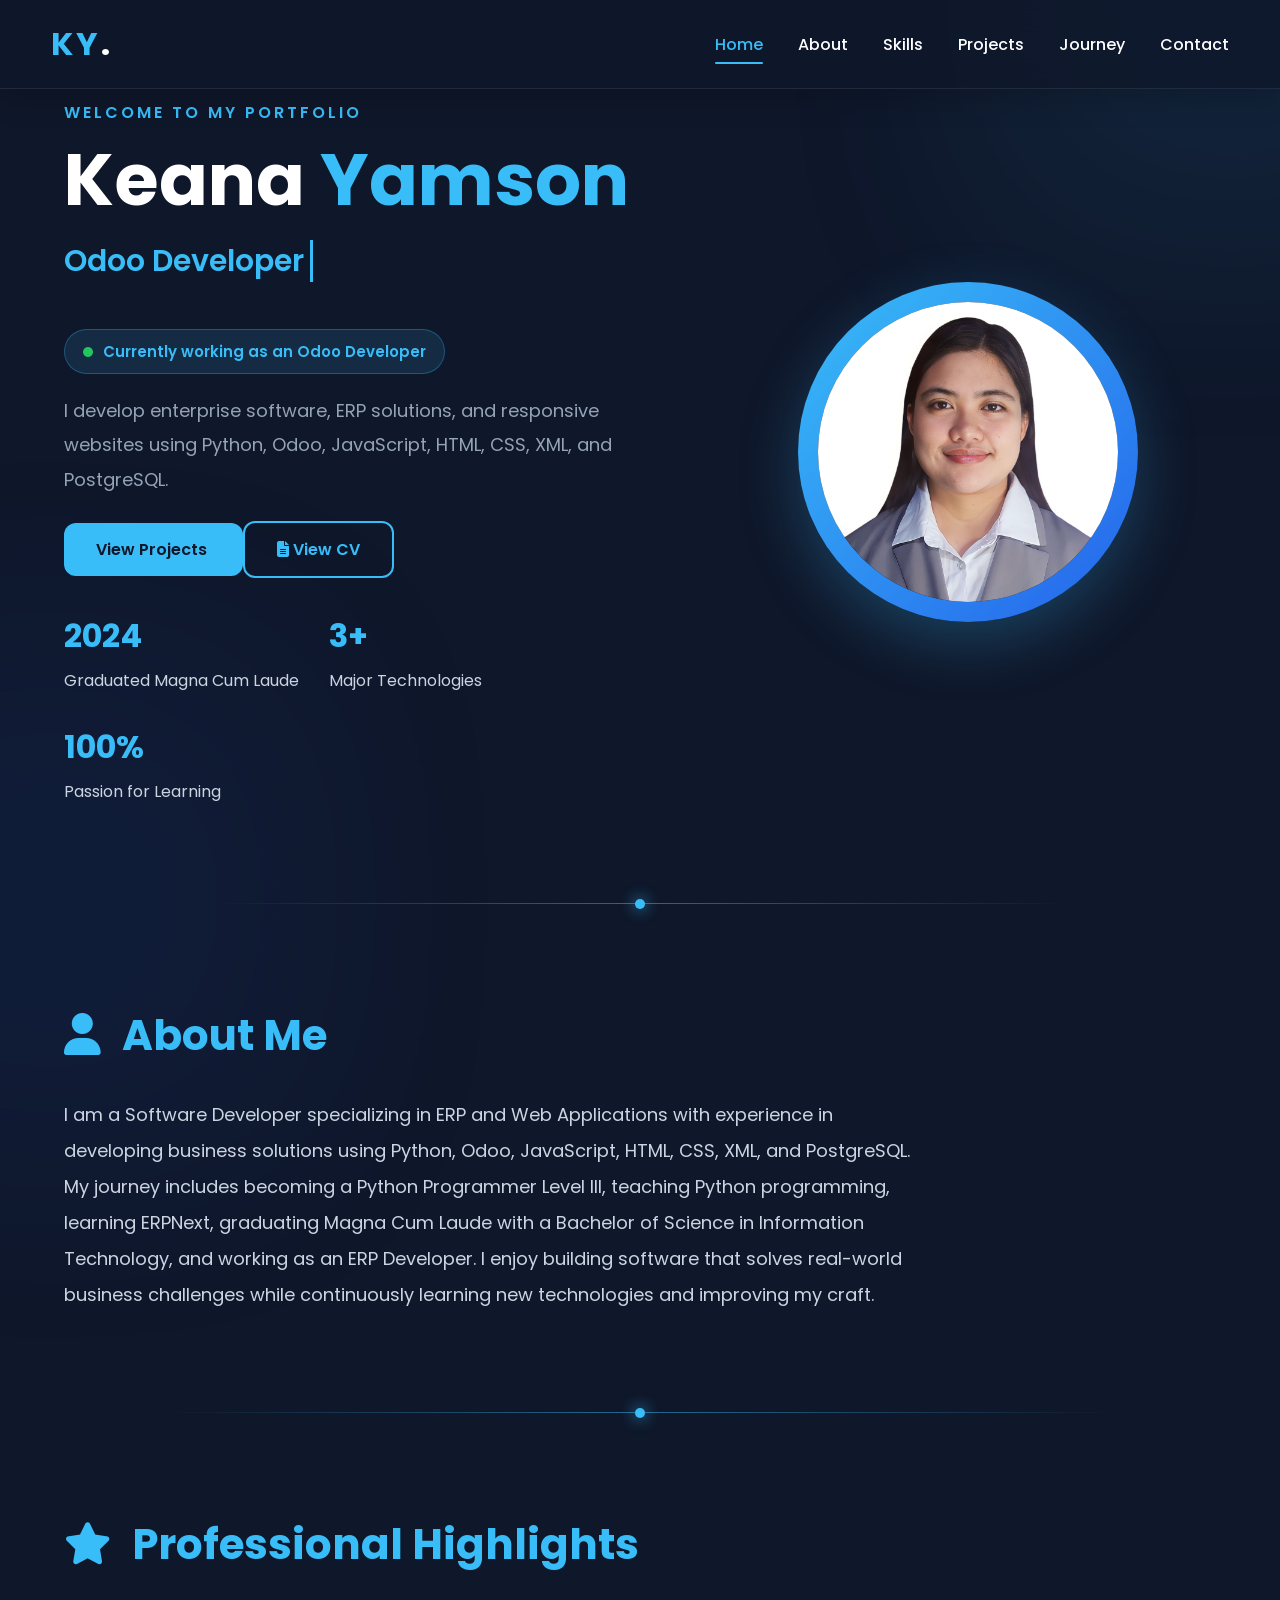
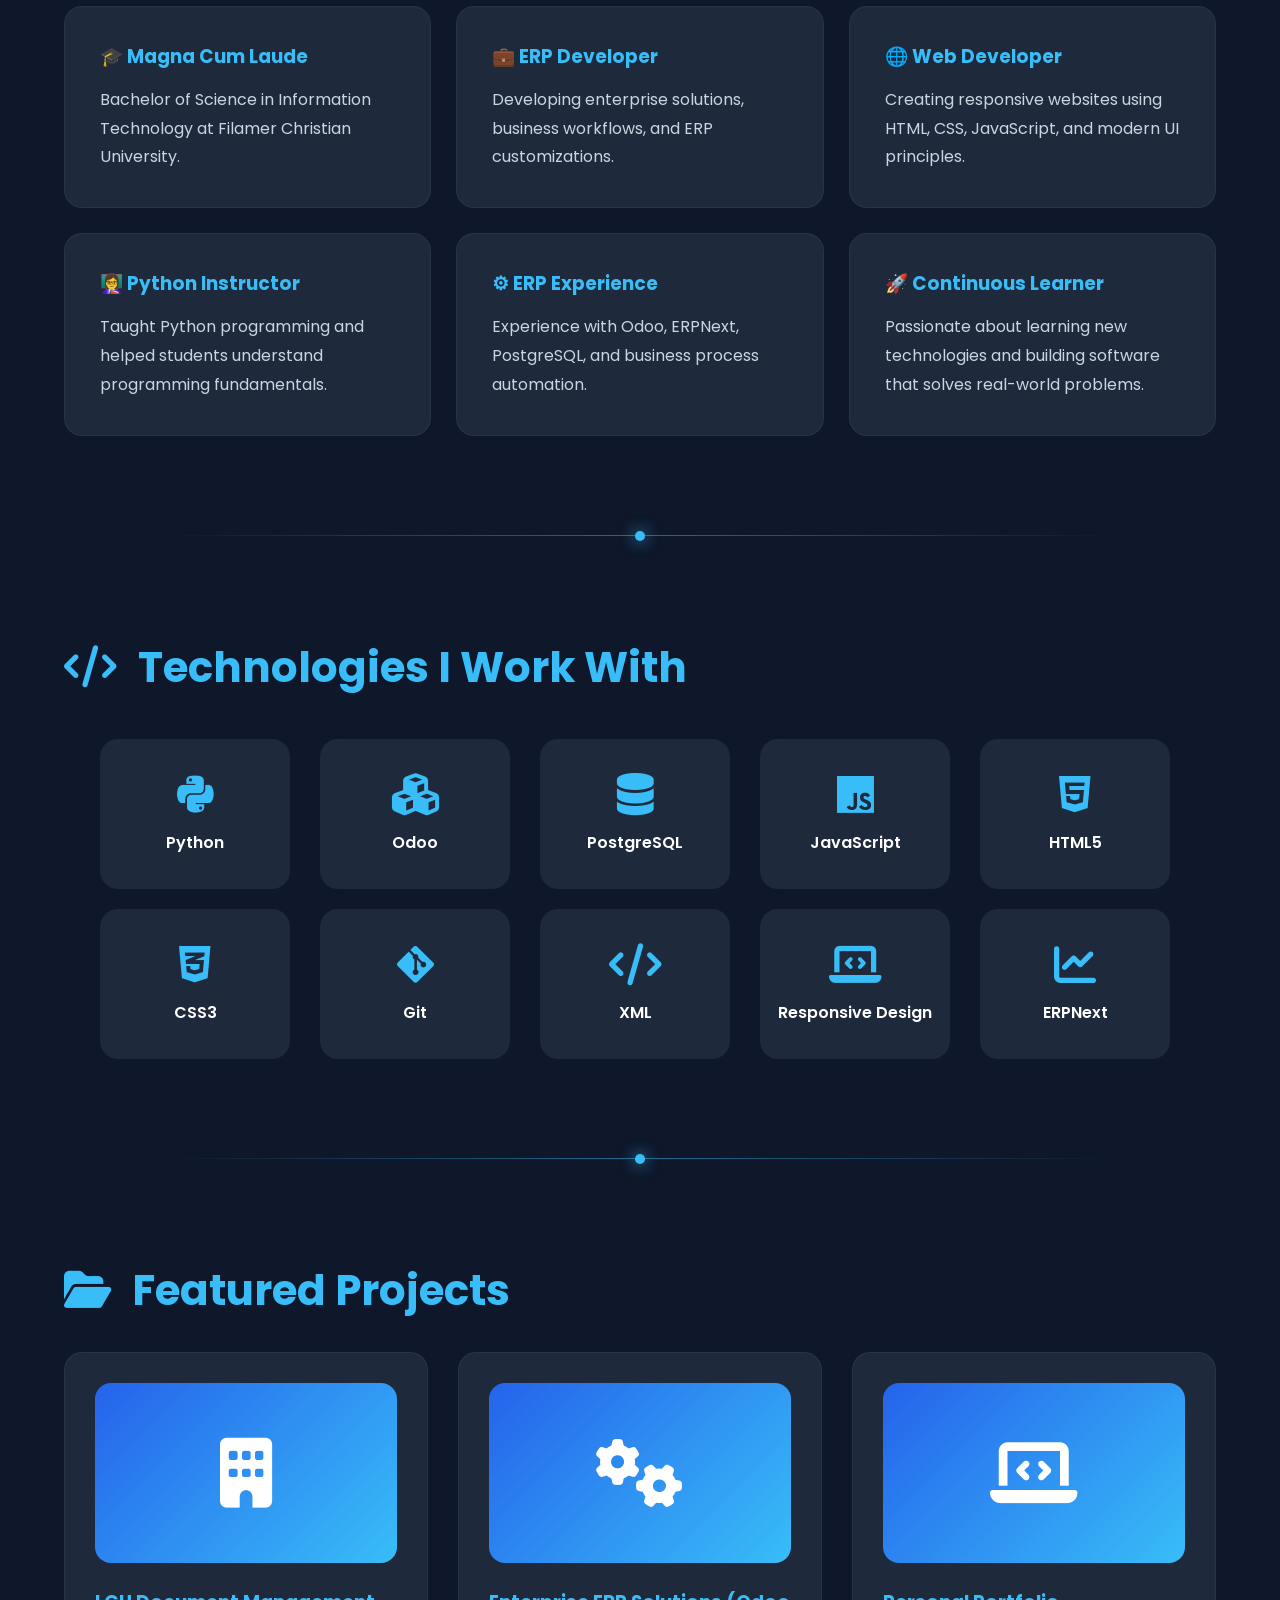
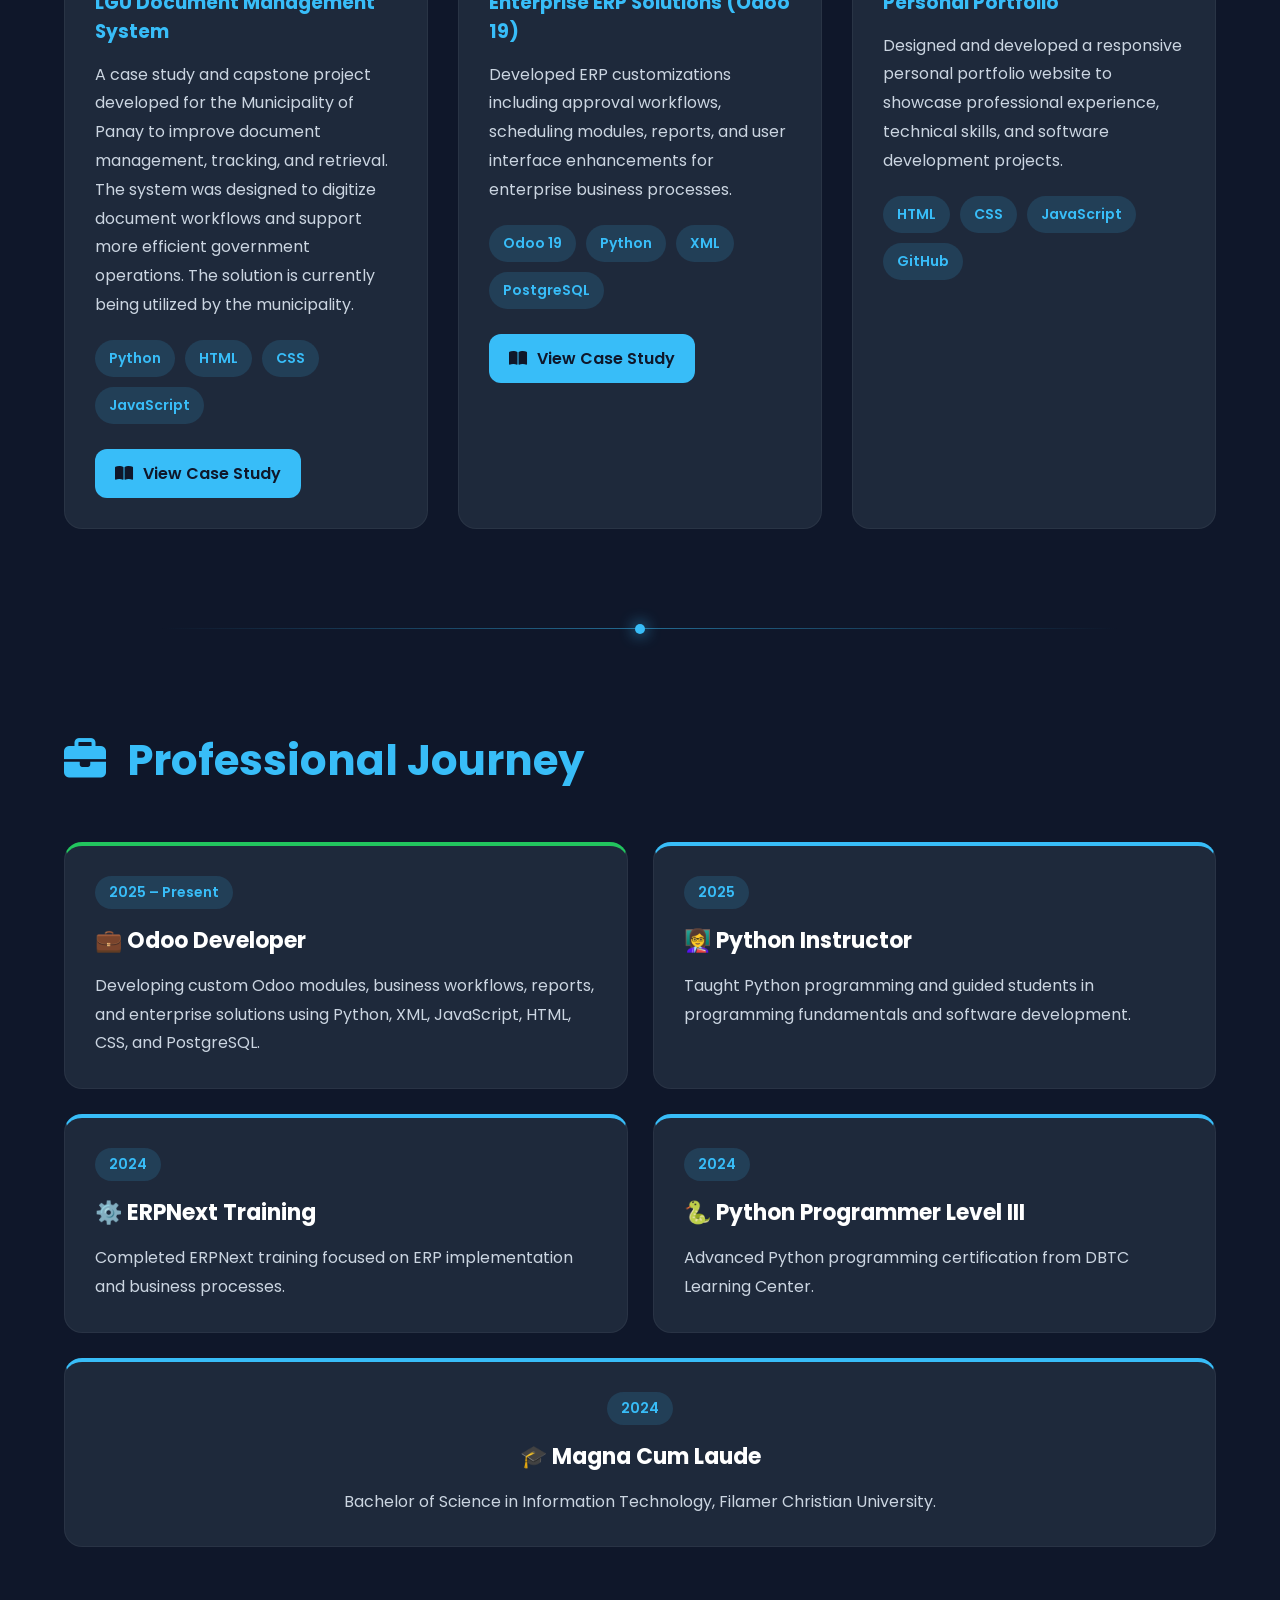
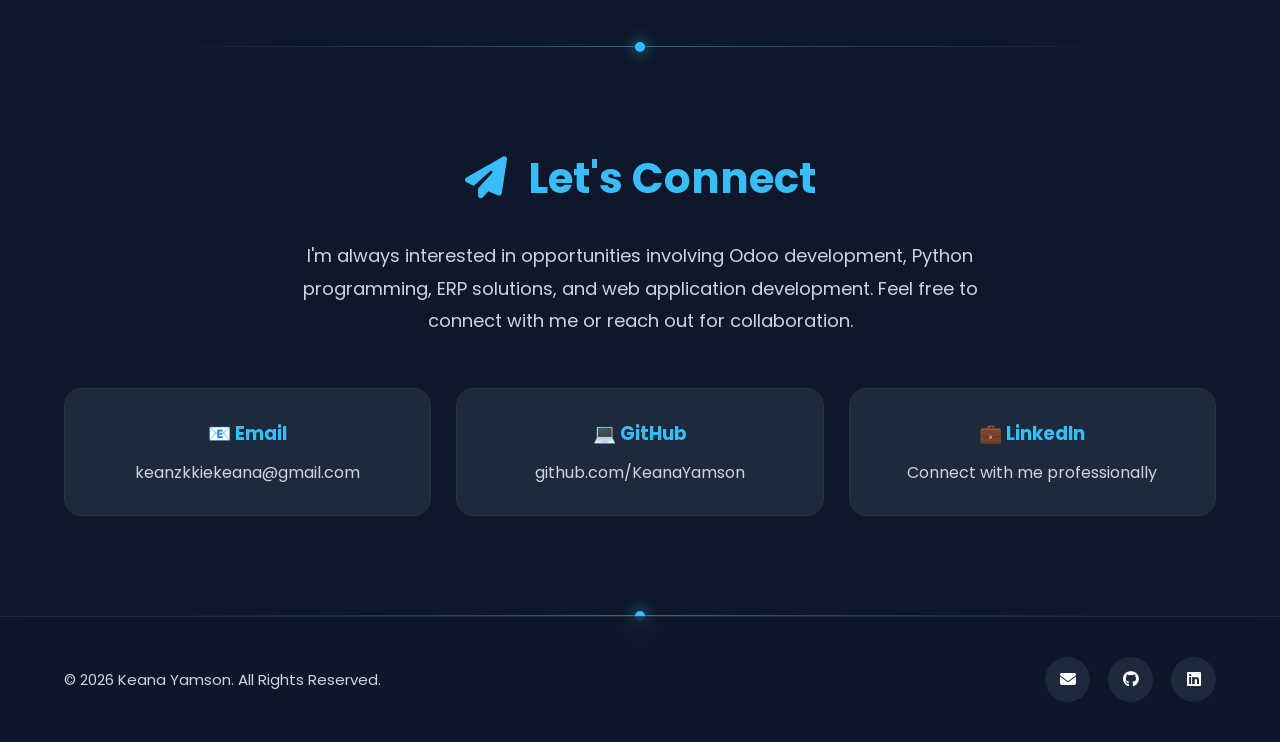
<file: index.html>
<!DOCTYPE html>

<html lang="en">
<head>
    <meta charset="UTF-8">
    <meta name="viewport" content="width=device-width, initial-scale=1.0">
    <title>Keana Yamson | Portfolio</title>
    <meta name="description" content="Portfolio of Keana Yamson, Odoo Developer specializing in ERP solutions, Python development, and web applications.">

    <meta name="keywords" content="Odoo Developer, Python Developer, ERP Developer, Portfolio, HTML, CSS, JavaScript, PostgreSQL">

    <meta name="author" content="Keana Yamson">

    <link rel="stylesheet" href="css/style.css">

    <!-- Google Font -->
    <link rel="preconnect" href="https://fonts.googleapis.com">
    <link rel="preconnect" href="https://fonts.gstatic.com" crossorigin>
    <link href="https://fonts.googleapis.com/css2?family=Poppins:wght@300;400;500;600;700&display=swap" rel="stylesheet">
    <link rel="stylesheet"
        href="https://cdnjs.cloudflare.com/ajax/libs/font-awesome/6.7.2/css/all.min.css">
</head>
<body>

    <div class="scroll-progress"></div>

    <header>
        <nav>
            <h2 class="logo">
                KY<span>.</span>
            </h2>

            <ul>
                <li><a href="#home">Home</a></li>
                <li><a href="#about">About</a></li>
                <li><a href="#skills">Skills</a></li>
                <li><a href="#projects">Projects</a></li>
                <li><a href="#experience">Journey</a></li>
                <li><a href="#contact">Contact</a></li>
            </ul>
        </nav>
    </header>

    <section id="home" class="hero">

        <div class="hero-content">

            <div class="hero-text">

                <p class="intro">WELCOME TO MY PORTFOLIO</p>

                <h1>
                    Keana <span>Yamson</span>
                </h1>

                <h2>
                    <span class="typing"></span>
                </h2>

                <div class="status-badge">
                    <i class="fas fa-circle"></i>
                    Currently working as an Odoo Developer
                </div>

                <p class="description">
                    I develop enterprise software, ERP solutions, and responsive
                    websites using Python, Odoo, JavaScript, HTML, CSS, XML,
                    and PostgreSQL.
                </p>

                <div class="buttons">

                    <a href="#projects" class="btn-primary">
                        View Projects
                    </a>

                    <a href="assets/CV_YAMSON.pdf"
                        class="btn-secondary"
                        target="_blank"
                        rel="noopener">
                            <i class="fas fa-file-lines"></i>
                            View CV
                    </a>

                </div>

                <div class="hero-stats">

                    <div class="stat">
                        <h3>2024</h3>
                        <p>Graduated Magna Cum Laude</p>
                    </div>

                    <div class="stat">
                        <h3>3+</h3>
                        <p>Major Technologies</p>
                    </div>

                    <div class="stat">
                        <h3>100%</h3>
                        <p>Passion for Learning</p>
                    </div>

                </div>

            </div>

            <div class="hero-image">
                <div class="profile-circle">
                    <div class="profile-placeholder">
                        <img src="images/profile.jpg" alt="Keana Yamson">
                    </div>
                </div>
            </div>

        </div>

    </section>

    <section id="about" class="about">

        <div class="container">

            <h2 class="section-title">
                <i class="fas fa-user"></i> About Me
            </h2>

            <p class="about-text">
                I am a Software Developer specializing in ERP and Web Applications
                with experience in developing business solutions using Python,
                Odoo, JavaScript, HTML, CSS, XML, and PostgreSQL.

                My journey includes becoming a Python Programmer Level III,
                teaching Python programming, learning ERPNext, graduating
                Magna Cum Laude with a Bachelor of Science in Information Technology,
                and working as an ERP Developer. I enjoy building software that
                solves real-world business challenges while continuously learning
                new technologies and improving my craft.
            </p>

        </div>

    </section>

    <section id="highlights" class="highlights">

        <div class="container">

            <h2 class="section-title">
                <i class="fas fa-star"></i> Professional Highlights
            </h2>
            <div class="highlight-grid">

                <div class="card">
                    <h3>🎓 Magna Cum Laude</h3>
                    <p>
                        Bachelor of Science in Information Technology
                        at Filamer Christian University.
                    </p>
                </div>

                <div class="card">
                    <h3>💼 ERP Developer</h3>
                    <p>
                        Developing enterprise solutions,
                        business workflows, and ERP customizations.
                    </p>
                </div>

                <div class="card">
                    <h3>🌐 Web Developer</h3>
                    <p>
                        Creating responsive websites using
                        HTML, CSS, JavaScript, and modern UI principles.
                    </p>
                </div>

                <div class="card">
                    <h3>👩‍🏫 Python Instructor</h3>
                    <p>
                        Taught Python programming and helped students
                        understand programming fundamentals.
                    </p>
                </div>

                <div class="card">
                    <h3>⚙ ERP Experience</h3>
                    <p>
                        Experience with Odoo, ERPNext,
                        PostgreSQL, and business process automation.
                    </p>
                </div>

                <div class="card">
                    <h3>🚀 Continuous Learner</h3>
                    <p>
                        Passionate about learning new technologies
                        and building software that solves real-world problems.
                    </p>
                </div>

            </div>

        </div>

    </section>

    <section id="skills" class="skills">

        <div class="container">

            <h2 class="section-title">
                <i class="fas fa-code"></i> Technologies I Work With
            </h2>

            <div class="skills-grid">

                <div class="skill-card">
                    <i class="fab fa-python"></i>
                    <span>Python</span>
                </div>

                <div class="skill-card">
                    <i class="fas fa-cubes"></i>
                    <span>Odoo</span>
                </div>

                <div class="skill-card">
                    <i class="fas fa-database"></i>
                    <span>PostgreSQL</span>
                </div>

                <div class="skill-card">
                    <i class="fab fa-js"></i>
                    <span>JavaScript</span>
                </div>

                <div class="skill-card">
                    <i class="fab fa-html5"></i>
                    <span>HTML5</span>
                </div>

                <div class="skill-card">
                    <i class="fab fa-css3-alt"></i>
                    <span>CSS3</span>
                </div>

                <div class="skill-card">
                    <i class="fab fa-git-alt"></i>
                    <span>Git</span>
                </div>

                <div class="skill-card">
                    <i class="fas fa-code"></i>
                    <span>XML</span>
                </div>

                <div class="skill-card">
                    <i class="fas fa-laptop-code"></i>
                    <span>Responsive Design</span>
                </div>

                <div class="skill-card">
                    <i class="fas fa-chart-line"></i>
                    <span>ERPNext</span>
                </div>

            </div>

        </div>

    </section>

    <section id="projects" class="projects">

        <div class="container">

            <h2 class="section-title">
                <i class="fas fa-folder-open"></i> Featured Projects
            </h2>

            <div class="project-grid">

                <div class="project-card">

                    <div class="project-image">
                        <i class="fas fa-building"></i>
                    </div>

                    <h3>LGU Document Management System</h3>

                    <p>
                        A case study and capstone project developed for the Municipality of
                        Panay to improve document management, tracking, and retrieval.
                        The system was designed to digitize document workflows and support
                        more efficient government operations. The solution is currently
                        being utilized by the municipality.
                    </p>

                    <div class="project-tags">
                        <span>Python</span>
                        <span>HTML</span>
                        <span>CSS</span>
                        <span>JavaScript</span>
                    </div>


                    <div class="project-links">

                        <a href="case-study.html" class="project-btn">
                            <i class="fas fa-book-open"></i>
                            View Case Study
                        </a>

                    </div>

                </div>

                <div class="project-card">
                    <div class="project-image">
                        <i class="fas fa-gears"></i>
                        <!-- <img src="images/project1.png" alt="LGU Document Management System"> -->
                    </div>
                    <h3>Enterprise ERP Solutions (Odoo 19)</h3>

                    <p>
                        Developed ERP customizations including approval workflows, scheduling modules, reports, and user interface enhancements for enterprise business processes.
                    </p>

                    <div class="project-tags">
                        <span>Odoo 19</span>
                        <span>Python</span>
                        <span>XML</span>
                        <span>PostgreSQL</span>
                    </div>

                    <div class="project-links">

                        <a href="odoo-case-study.html" class="project-btn">
                            <i class="fas fa-book-open"></i>
                            View Case Study
                        </a>

                    </div>
                </div>

                <div class="project-card">
                    <div class="project-image">
                        <i class="fas fa-laptop-code"></i>
                        <!-- <img src="images/project1.png" alt="LGU Document Management System"> -->
                    </div>
                    <h3>Personal Portfolio</h3>

                    <p>
                        Designed and developed a responsive personal portfolio website to showcase professional experience, technical skills, and software development projects.
                    </p>

                    <div class="project-tags">
                        <span>HTML</span>
                        <span>CSS</span>
                        <span>JavaScript</span>
                        <span>GitHub</span>
                    </div>
                </div>

            </div>

        </div>

    </section>

    <section id="experience" class="experience">

        <div class="container">

            <h2 class="section-title">
                <i class="fas fa-briefcase"></i> Professional Journey
            </h2>

            <div class="journey-grid">

                <div class="journey-card featured">
                    <div class="year">2025 – Present</div>
                    <h3>💼 Odoo Developer</h3>
                    <p>
                        Developing custom Odoo modules, business workflows,
                        reports, and enterprise solutions using Python,
                        XML, JavaScript, HTML, CSS, and PostgreSQL.
                    </p>
                </div>

                <div class="journey-card">
                    <div class="year">2025</div>
                    <h3>👩‍🏫 Python Instructor</h3>
                    <p>
                        Taught Python programming and guided students in
                        programming fundamentals and software development.
                    </p>
                </div>

                <div class="journey-card">
                    <div class="year">2024</div>
                    <h3>⚙️ ERPNext Training</h3>
                    <p>
                        Completed ERPNext training focused on ERP implementation
                        and business processes.
                    </p>
                </div>

                <div class="journey-card">
                    <div class="year">2024</div>
                    <h3>🐍 Python Programmer Level III</h3>
                    <p>
                        Advanced Python programming certification from
                        DBTC Learning Center.
                    </p>
                </div>

                <div class="journey-card featured-bottom">
                    <div class="year">2024</div>
                    <h3>🎓 Magna Cum Laude</h3>
                    <p>
                        Bachelor of Science in Information Technology,
                        Filamer Christian University.
                    </p>
                </div>

            </div>

        </div>

    </section>

    <section id="contact" class="contact">

        <div class="container">

            <h2 class="section-title">
                <i class="fas fa-paper-plane"></i> Let's Connect
            </h2>

            <p class="contact-text">
                I'm always interested in opportunities involving Odoo development,
                Python programming, ERP solutions, and web application development.
                Feel free to connect with me or reach out for collaboration.
            </p>

            <div class="contact-grid">

                <a href="mailto:keanzkkiekeana@gmail.com" class="contact-card">
                    <h3>📧 Email</h3>
                    <p>keanzkkiekeana@gmail.com</p>
                </a>

                <a href="https://github.com/KeanaYamson" target="_blank" class="contact-card">
                    <h3>💻 GitHub</h3>
                    <p>github.com/KeanaYamson</p>
                </a>

                <a href="https://www.linkedin.com/in/keana-yamson-5453303b1"
                    target="_blank"
                    rel="noopener noreferrer"
                    class="contact-card">
                    <h3>💼 LinkedIn</h3>
                    <p>Connect with me professionally</p>
                </a>

            </div>

        </div>

    </section>


    <button id="topBtn">
        <i class="fas fa-arrow-up"></i>
    </button>

    <footer>

        <div class="container">

            <p>© 2026 Keana Yamson. All Rights Reserved.</p>

            <div class="footer-links">

                <a href="mailto:keanzkkiekeana@gmail.com">
                    <i class="fas fa-envelope"></i>
                </a>

                <a href="https://github.com/KeanaYamson" target="_blank">
                    <i class="fab fa-github"></i>
                </a>

                <a href="https://www.linkedin.com/in/keana-yamson-5453303b1"
                target="_blank">
                    <i class="fab fa-linkedin"></i>
                </a>

            </div>

        </div>

    </footer>
<script src="js/script.js"></script>

</body>

</html>
</file>
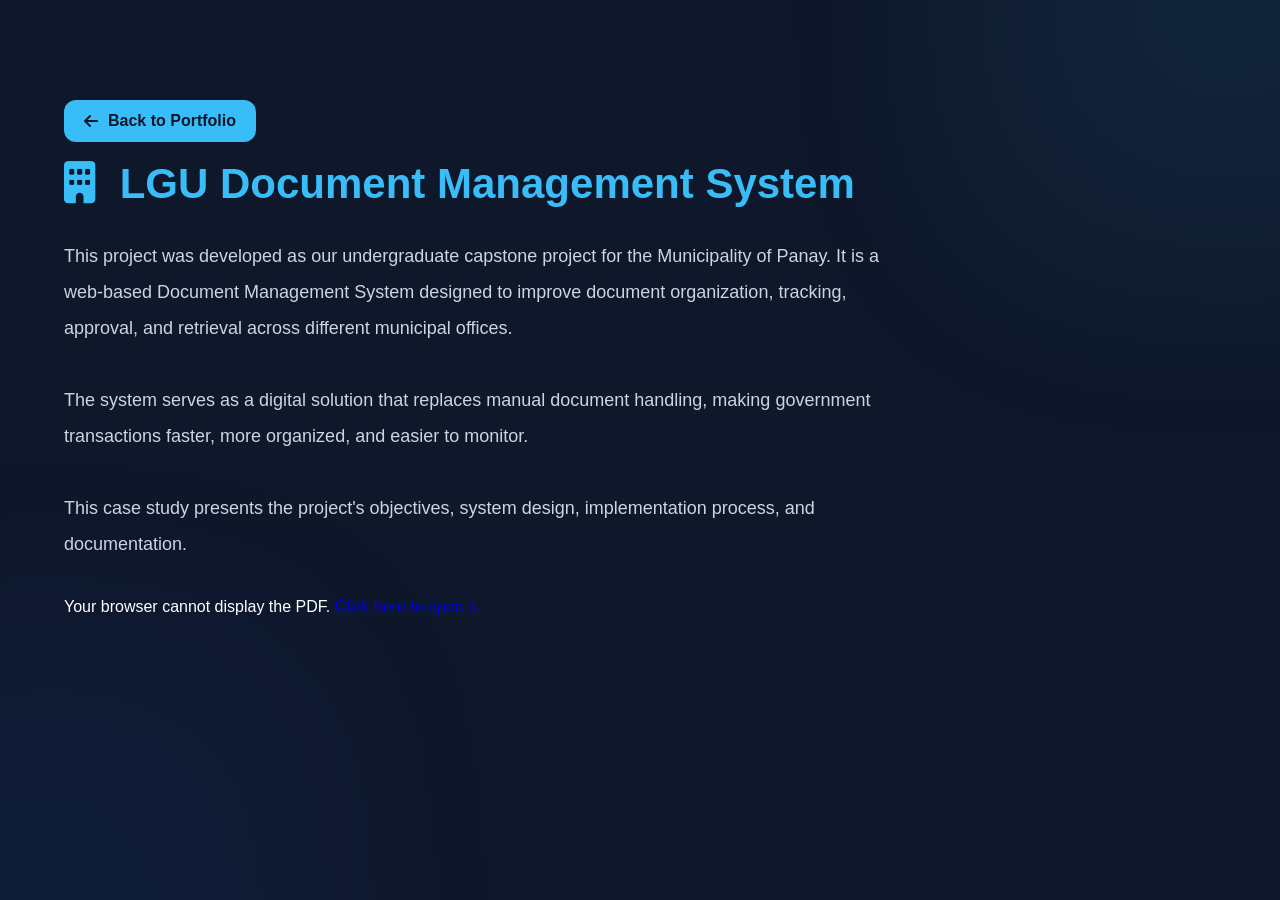
<file: case-study.html>
<!DOCTYPE html>
<html lang="en">

<head>
    <meta charset="UTF-8">
    <meta name="viewport" content="width=device-width, initial-scale=1.0">

    <title>LGU Document Management System | Case Study</title>

    <link rel="stylesheet" href="css/style.css">
    <link rel="stylesheet"
          href="https://cdnjs.cloudflare.com/ajax/libs/font-awesome/6.7.2/css/all.min.css">
</head>

<body>

<section class="case-study show">

    <div class="container">

        <a href="index.html#projects" class="project-btn">
            <i class="fas fa-arrow-left"></i>
            Back to Portfolio
        </a>

        <br><br>

        <h1 class="section-title">
            <i class="fas fa-building"></i>
            LGU Document Management System
        </h1>

        <p class="about-text">

            This project was developed as our undergraduate capstone project for the
            Municipality of Panay. It is a web-based Document Management System
            designed to improve document organization, tracking, approval, and
            retrieval across different municipal offices.

            <br><br>

            The system serves as a digital solution that replaces manual document
            handling, making government transactions faster, more organized,
            and easier to monitor.

            <br><br>

            This case study presents the project's objectives, system design,
            implementation process, and documentation.

        </p>

        <br><br>

        <object
            data="assets/LGU_Case_Study.pdf"
            type="application/pdf"
            width="100%"
            height="900px">

            <p>
                Your browser cannot display the PDF.
                <a href="assets/LGU_Case_Study.pdf">Click here to open it.</a>
            </p>

        </object>
    </div>

</section>

</body>
</html>
</file>
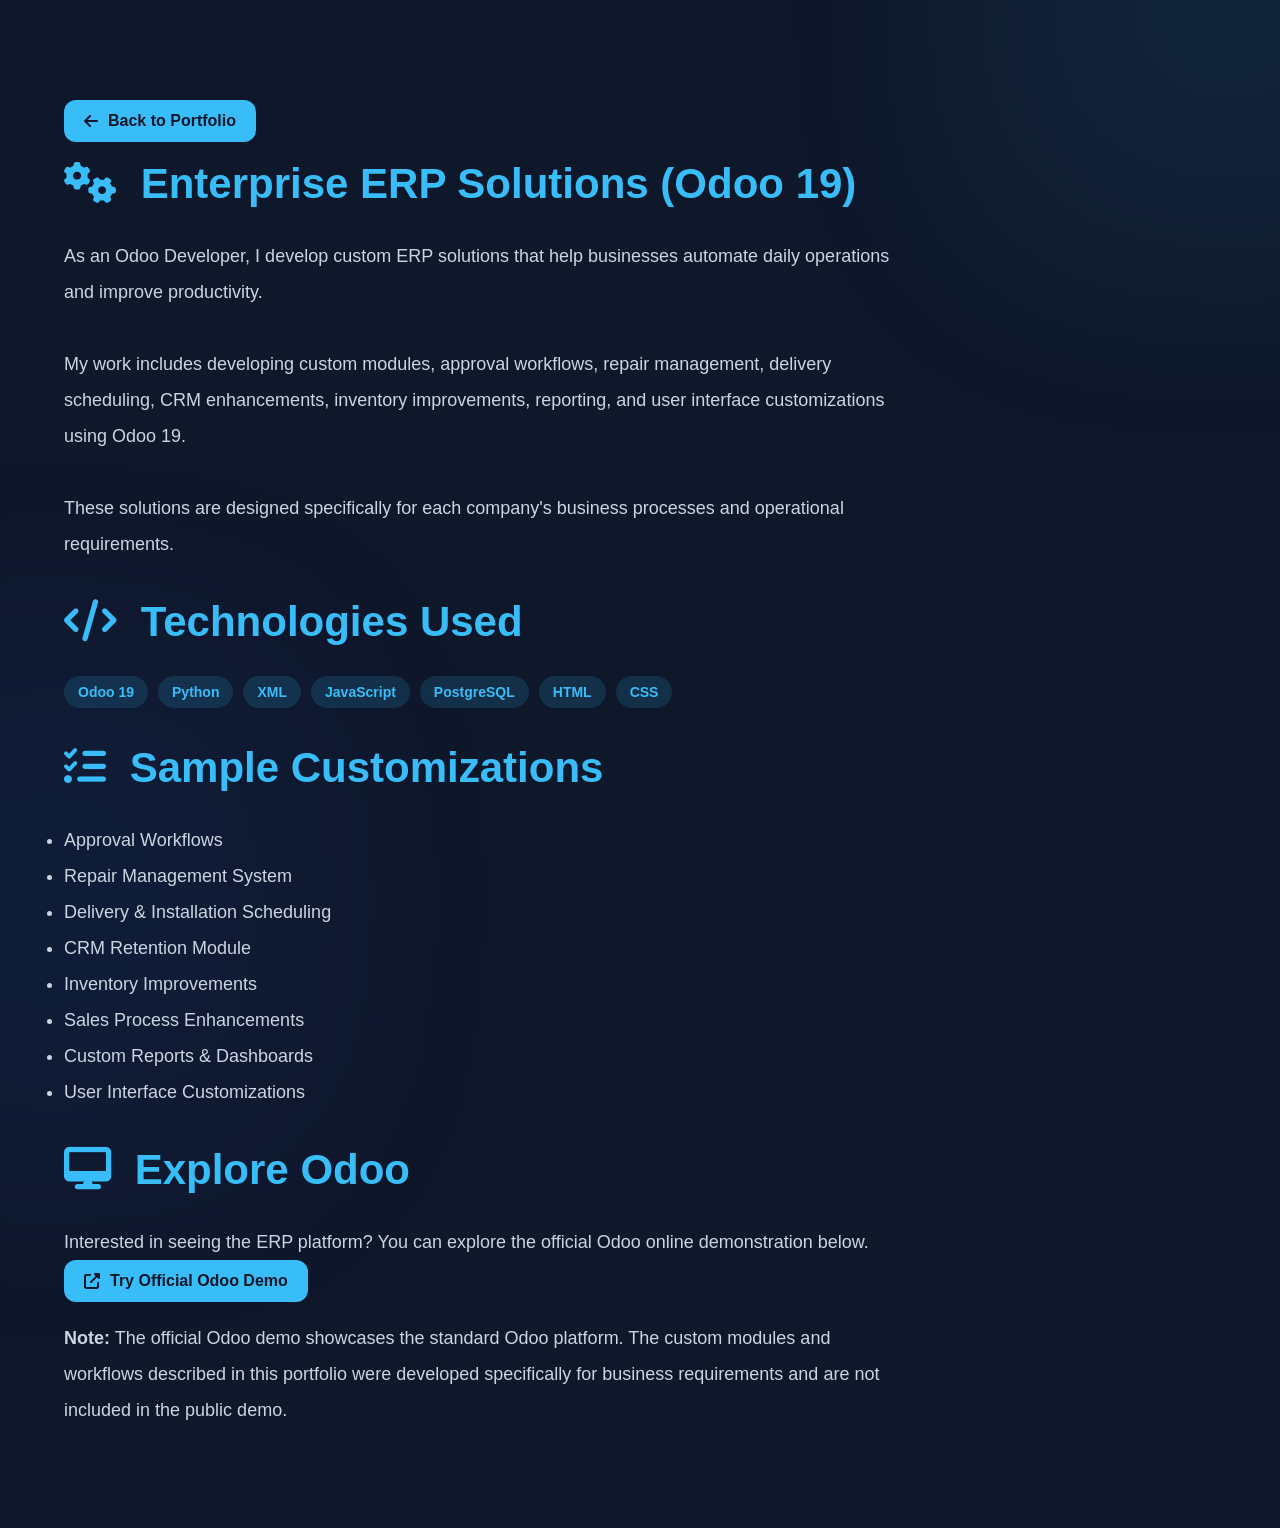
<file: odoo-case-study.html>
<!DOCTYPE html>
<html lang="en">

<head>
    <meta charset="UTF-8">
    <meta name="viewport" content="width=device-width, initial-scale=1.0">

    <title>Enterprise ERP Solutions | Odoo 19</title>

    <link rel="stylesheet" href="css/style.css">

    <link rel="stylesheet"
        href="https://cdnjs.cloudflare.com/ajax/libs/font-awesome/6.7.2/css/all.min.css">
</head>

<body>

<section class="case-study">

    <div class="container">

        <a href="index.html#projects" class="project-btn">
            <i class="fas fa-arrow-left"></i>
            Back to Portfolio
        </a>

        <br><br>

        <h1 class="section-title">
            <i class="fas fa-gears"></i>
            Enterprise ERP Solutions (Odoo 19)
        </h1>

        <p class="about-text">
            As an Odoo Developer, I develop custom ERP solutions that help
            businesses automate daily operations and improve productivity.

            <br><br>

            My work includes developing custom modules, approval workflows,
            repair management, delivery scheduling, CRM enhancements,
            inventory improvements, reporting, and user interface
            customizations using Odoo 19.

            <br><br>

            These solutions are designed specifically for each company's
            business processes and operational requirements.
        </p>

        <br><br>

        <h2 class="section-title">
            <i class="fas fa-code"></i>
            Technologies Used
        </h2>

        <div class="project-tags">
            <span>Odoo 19</span>
            <span>Python</span>
            <span>XML</span>
            <span>JavaScript</span>
            <span>PostgreSQL</span>
            <span>HTML</span>
            <span>CSS</span>
        </div>

        <br><br>

        <h2 class="section-title">
            <i class="fas fa-list-check"></i>
            Sample Customizations
        </h2>

        <ul class="about-text">
            <li>Approval Workflows</li>
            <li>Repair Management System</li>
            <li>Delivery & Installation Scheduling</li>
            <li>CRM Retention Module</li>
            <li>Inventory Improvements</li>
            <li>Sales Process Enhancements</li>
            <li>Custom Reports & Dashboards</li>
            <li>User Interface Customizations</li>
        </ul>

        <br><br>

        <h2 class="section-title">
            <i class="fas fa-desktop"></i>
            Explore Odoo
        </h2>

        <p class="about-text">
            Interested in seeing the ERP platform? You can explore the official
            Odoo online demonstration below.
        </p>

        <a href="https://www.odoo.com/trial"
           target="_blank"
           class="project-btn">
            <i class="fas fa-external-link-alt"></i>
            Try Official Odoo Demo
        </a>

        <br><br>

        <p class="about-text">
            <strong>Note:</strong> The official Odoo demo showcases the standard
            Odoo platform. The custom modules and workflows described in this
            portfolio were developed specifically for business requirements and
            are not included in the public demo.
        </p>

    </div>

</section>

</body>
</html>
</file>
<file: css/style.css>
/* ==========================
   RESET
========================== */

*{
    margin:0;
    padding:0;
    box-sizing:border-box;
}

/* ==========================
   VARIABLES
========================== */

:root{
    --primary:#38BDF8;
    --background:#0F172A;
    --surface:#1E293B;
    --text:#FFFFFF;
    --text-secondary:#CBD5E1;

    --border-radius:18px;
    --shadow:0 15px 40px rgba(56,189,248,.15);
    --transition:0.3s ease;
    --max-width:1200px;
}

html{
    scroll-behavior:smooth;
}

body{
    font-family:'Poppins',sans-serif;
    background:var(--background);
    color:var(--text);
}

/* ==========================
   NAVIGATION
========================== */

header{
    position:fixed;
    width:100%;
    top:0;
    left:0;

    background:rgba(15,23,42,.75);
    backdrop-filter:blur(15px);
    -webkit-backdrop-filter:blur(15px);

    border-bottom:1px solid rgba(255,255,255,.08);

    box-shadow:0 10px 30px rgba(0,0,0,.18);

    z-index:1000;

    transition:all .3s ease;
}

nav{
    width:92%;
    max-width:var(--max-width);
    margin:auto;

    display:flex;
    justify-content:space-between;
    align-items:center;

    padding:20px 0;
}

.logo{
    color:var(--primary);
    font-size:32px;
    font-weight:700;
    letter-spacing:3px;

    cursor:pointer;

    transition:.3s;
}

.logo:hover{
    transform:scale(1.08);
    text-shadow:0 0 18px rgba(56,189,248,.6);
}

.logo span{
    color:white;
}

nav ul{
    display:flex;
    gap:35px;
    list-style:none;
}

nav a{
    position:relative;
    color:var(--text);
    text-decoration:none;
    font-weight:500;
    transition:var(--transition);
}

nav a::after{
    content:"";
    position:absolute;
    left:0;
    bottom:-8px;

    width:0;
    height:2px;

    background:var(--primary);
    border-radius:10px;

    transition:width .3s ease;
}

nav a:hover{
    color:var(--primary);
}

nav a:hover::after{
    width:100%;
}

nav a.active{
    color:var(--primary);
}

nav a.active::after{
    width:100%;
}

/* ==========================
   HERO
========================== */

.hero{
    min-height:100vh;
    opacity:1;
    transform:none;
    display:flex;
    align-items:center;
    width:90%;
    max-width:var(--max-width);
    margin:auto;
}

.hero-content{
    width:100%;
    display:grid;
    grid-template-columns:1.2fr 1fr;
    align-items:center;
    gap:60px;
}

.intro{
    color:#38BDF8;
    font-weight:600;
    letter-spacing:3px;
    margin-bottom:15px;
}

.hero h1{
    font-size:72px;
    line-height:1.1;
    margin-bottom:20px;
}

.hero h1 span{
    color:#38BDF8;
}

.hero h2{
    font-size:30px;
    color:var(--text-secondary);
    margin-bottom:25px;
    font-weight:500;
    min-height:40px;
}

.typing{
    color:var(--primary);
    border-right:3px solid var(--primary);
    padding-right:6px;
    animation:blink .8s infinite;
    font-weight:600;
}

@keyframes blink{
    50%{
        border-color:transparent;
    }
}

.description{
    font-size:18px;
    line-height:1.9;
    color:#94A3B8;
    margin-bottom:40px;
}

.hero-image{
    display:flex;
    justify-content:center;
    align-items:center;
}

.profile-circle{
    width:340px;
    height:340px;
    border-radius:50%;
    background:linear-gradient(135deg,var(--primary),#2563EB);

    display:flex;
    justify-content:center;
    align-items:center;

    box-shadow:0 20px 60px rgba(56,189,248,.25);

    animation:float 4s ease-in-out infinite;
}

.profile-placeholder{
    width:300px;
    height:300px;

    border-radius:50%;

    background:var(--background);

    display:flex;
    justify-content:center;
    align-items:center;

    font-size:90px;
    font-weight:700;
    color:var(--primary);
}

.profile-placeholder img{
    width:100%;
    height:100%;
    object-fit:cover;
    border-radius:50%;
}

.btn-primary{
    background:var(--primary);
    color:var(--background);
}

.btn-secondary{
    border:2px solid var(--primary);
    color:var(--primary);
}

.buttons a{
    text-decoration:none;
    padding:15px 32px;
    border-radius:12px;
    font-weight:600;
    transition:var(--transition);
}

.buttons a:hover{
    transform:translateY(-5px);
}

/* ==========================
   CONTACT
========================== */

.contact{
    text-align:center;
}

.contact-text{
    max-width:700px;
    margin:0 auto 50px;
    color:var(--text-secondary);
    line-height:1.8;
    font-size:18px;
}

.contact-grid{
    display:grid;
    grid-template-columns:repeat(auto-fit,minmax(260px,1fr));
    gap:25px;
}

.contact-card{
    background:var(--surface);
    padding:30px;
    border-radius:var(--border-radius);
    text-decoration:none;
    color:inherit;
    transition:var(--transition);
}

.contact-card:hover{
    transform:translateY(-10px);
    box-shadow:var(--shadow);
}

.contact-card h3{
    color:var(--primary);
    margin-bottom:12px;
}

.contact-card p{
    color:var(--text-secondary);
}

.card,
.project-card,
.journey-card,
.contact-card{
    border:1px solid rgba(255,255,255,.05);
}

.card:hover,
.project-card:hover,
.journey-card:hover,
.contact-card:hover{
    border-color:rgba(56,189,248,.35);
}

/* ==========================
   GENERAL SECTIONS
========================== */

section{
    padding:100px 0;
    opacity:0;
    transform:translateY(50px);
    transition:all .8s ease;
}

.container{
    width:90%;
    max-width:var(--max-width);
    margin:auto;
}

.section-title{
    font-size:42px;
    margin-bottom:30px;
    color:#38BDF8;
}

.section-title i{
    margin-right:12px;
    color:var(--primary);
}

.about-text{
    max-width:850px;
    color:var(--text-secondary);
    font-size:18px;
    line-height:2;
}

/* ==========================
   PREMIUM SECTION DIVIDER
========================== */

section{
    position:relative;
}

section:not(:last-child)::after{
    content:"";
    position:absolute;
    bottom:0;
    left:50%;

    transform:translateX(-50%);

    width:75%;
    height:1px;

    background:linear-gradient(
        to right,
        transparent,
        rgba(56,189,248,.5),
        transparent
    );
}

section:not(:last-child)::before{
    content:"";
    position:absolute;
    bottom:-5px;
    left:50%;

    transform:translateX(-50%);

    width:10px;
    height:10px;

    background:var(--primary);
    border-radius:50%;

    box-shadow:0 0 15px var(--primary);
}

/* ==========================
   HIGHLIGHTS
========================== */

.highlight-grid{

    display:grid;
    grid-template-columns:repeat(auto-fit,minmax(300px,1fr));
    gap:25px;
}

.card{

    background:var(--surface);
    padding:35px;
    border-radius:var(--border-radius);

    transition:.35s;
}

.card:hover{

    transform:translateY(-10px);

    box-shadow:var(--shadow);
}

.card h3{

    color:#38BDF8;

    margin-bottom:15px;
}

.card p{

    color:var(--text-secondary);

    line-height:1.8;
}

/* ==========================
   SKILLS
========================== */

.skills-grid{
    display:grid;
    grid-template-columns:repeat(auto-fit,minmax(180px,200px));
    justify-content:center;
    gap:20px;
    margin-top:40px;
}

.skill-card{

    display:flex;
    flex-direction:column;

    justify-content:center;
    align-items:center;

    text-align:center;

    gap:15px;

    width:190px;
    height:150px;

    background:var(--surface);

    border-radius:18px;

    border:2px solid transparent;

    transition:var(--transition);

    cursor:default;
}

.skill-card i{
    font-size:42px;
    color:var(--primary);
    transition:var(--transition);
}

.skill-card span{
    font-weight:600;
}

.skill-card:hover{
    transform:translateY(-8px);
    border-color:var(--primary);
    box-shadow:var(--shadow);
}

.skill-card:hover i{
    transform:scale(1.15) rotate(8deg);
}

/* ==========================
   PROJECTS
========================== */

.project-grid{
    display:grid;
    grid-template-columns:repeat(auto-fit,minmax(320px,1fr));
    gap:30px;
}

.project-card{
    background:var(--surface);
    padding:30px;
    border-radius:var(--border-radius);
    transition:var(--transition);
}

.project-image{
    height:180px;
    background:linear-gradient(135deg,#2563EB,var(--primary));
    border-radius:16px;
    display:flex;
    justify-content:center;
    align-items:center;
    margin-bottom:25px;
}

.project-image i{
    font-size:70px;
    color:white;
}

/* .project-image{
    height:220px;
    border-radius:16px;
    overflow:hidden;
    margin-bottom:25px;
}

.project-image img{
    width:100%;
    height:100%;
    object-fit:cover;
    transition:0.4s;
}

.project-card:hover .project-image img{
    transform:scale(1.05);
} */

.project-card:hover{
    transform:translateY(-10px);
    box-shadow:var(--shadow);
}

.project-card h3{
    color:var(--primary);
    margin-bottom:15px;
}

.project-card p{
    color:var(--text-secondary);
    line-height:1.8;
    margin-bottom:20px;
}

.project-tags{
    display:flex;
    flex-wrap:wrap;
    gap:10px;
}

.project-tags span{
    padding:8px 14px;
    border-radius:20px;
    background:rgba(56,189,248,.15);
    color:var(--primary);
    font-size:14px;
    font-weight:600;
    transition:.3s;
}

.project-tags span:hover{
    background:var(--primary);
    color:#fff;
    transform:translateY(-3px);
}

.project-links{
    margin-top:25px;
}

.project-btn{
    display:inline-flex;
    align-items:center;
    gap:10px;

    padding:12px 20px;

    background:var(--primary);
    color:var(--background);

    text-decoration:none;
    font-weight:600;

    border-radius:12px;

    transition:var(--transition);
}

.project-btn:hover{
    transform:translateY(-3px);
    box-shadow:var(--shadow);
}

/* ==========================
   PROFESSIONAL JOURNEY
========================== */

.journey-grid{
    display:grid;
    grid-template-columns:repeat(2,1fr);
    gap:25px;
    margin-top:50px;
}

.journey-card{
    background:var(--surface);
    padding:30px;
    border-radius:18px;
    border-top:4px solid var(--primary);
    transition:var(--transition);
}

.journey-card:hover{
    transform:translateY(-8px);
    box-shadow:var(--shadow);
}

.year{
    display:inline-block;
    padding:6px 14px;
    border-radius:30px;
    background:rgba(56,189,248,.15);
    color:var(--primary);
    font-size:14px;
    font-weight:600;
    margin-bottom:15px;
}

.journey-card h3{
    margin-bottom:15px;
    font-size:22px;
}

.journey-card p{
    color:var(--text-secondary);
    line-height:1.8;
}

.featured{
    border-top:4px solid #22C55E;
}

.featured-bottom{
    grid-column:1 / 3;
    text-align:center;
}

/* ==========================
   ANIMATIONS
========================== */

@keyframes float{
    0%{
        transform:translateY(0);
    }

    50%{
        transform:translateY(-12px);
    }

    100%{
        transform:translateY(0);
    }
}

/* ==========================
   BACK TO TOP BUTTON
========================== */

#topBtn{
    position:fixed;
    bottom:30px;
    right:30px;

    width:55px;
    height:55px;

    border:none;
    border-radius:50%;

    background:var(--primary);
    color:var(--background);

    font-size:20px;
    cursor:pointer;

    display:flex;
    justify-content:center;
    align-items:center;

    box-shadow:var(--shadow);

    opacity:0;
    visibility:hidden;

    transition:all .3s ease;

    z-index:999;
}

#topBtn.show{
    opacity:1;
    visibility:visible;
}

#topBtn:hover{
    transform:translateY(-5px) scale(1.05);
}

/* ==========================
   MOBILE
========================== */

@media (max-width:900px){

.hero-content{
    grid-template-columns:1fr;
    text-align:center;
}

.hero-image{
    order:-1;
}

.profile-circle{
    width:220px;
    height:220px;
    font-size:70px;
}

.hero h1{
    font-size:48px;
}

.hero h2{
    font-size:24px;
}

.buttons{
    display:flex;
    gap:30px;
    align-items:center;
    flex-wrap:wrap;
    margin-top:30px;
}

.buttons a{
    display:inline-flex;
    align-items:center;
    justify-content:center;

    text-decoration:none;
    padding:15px 32px;

    border-radius:12px;
    font-weight:600;

    transition:var(--transition);
}

nav{
    flex-direction:column;
    gap:20px;
}

nav ul{
    flex-wrap:wrap;
    justify-content:center;
}

footer .container{
    flex-direction:column;
    text-align:center;
}
}

/* ==========================
   BACKGROUND GLOW
========================== */

body::before{
    content:"";
    position:fixed;
    top:-250px;
    right:-200px;
    width:500px;
    height:500px;
    background:#38BDF8;
    opacity:.08;
    filter:blur(120px);
    z-index:-1;
}

body::after{
    content:"";
    position:fixed;
    bottom:-250px;
    left:-200px;
    width:500px;
    height:500px;
    background:#2563EB;
    opacity:.08;
    filter:blur(120px);
    z-index:-1;
}

/* ==========================
   SCROLL ANIMATIONS
========================== */

section.show{
    opacity:1;
    transform:translateY(0);
}

/* ==========================
   STATUS BADGE
========================== */

.status-badge{
    display:inline-flex;
    align-items:center;
    gap:10px;

    padding:10px 18px;
    margin:20px 0;

    background:rgba(56,189,248,.12);
    color:var(--primary);

    border:1px solid rgba(56,189,248,.3);
    border-radius:30px;

    font-size:15px;
    font-weight:600;
}

.status-badge i{
    color:#22C55E;
    font-size:10px;
}

/* ==========================
   HERO STATS
========================== */

.hero-stats{
    display:flex;
    gap:30px;
    margin-top:50px;
    flex-wrap:wrap;
}

.stat h3{
    color:var(--primary);
    font-size:32px;
    margin-bottom:8px;
}

.stat p{
    color:var(--text-secondary);
}

/* ==========================
   FOOTER
========================== */

footer{
    padding:40px 0;
    border-top:1px solid rgba(255,255,255,.08);
    background:rgba(15,23,42,.55);
    backdrop-filter:blur(10px);
}

footer .container{
    display:flex;
    justify-content:space-between;
    align-items:center;
    flex-wrap:wrap;
    gap:20px;
}

footer p{
    color:var(--text-secondary);
    font-size:15px;
}

.footer-links{
    display:flex;
    gap:18px;
}

.footer-links a{
    width:45px;
    height:45px;

    display:flex;
    justify-content:center;
    align-items:center;

    text-decoration:none;

    color:var(--text);
    background:var(--surface);

    border-radius:50%;

    transition:var(--transition);
}

.footer-links a:hover{
    background:var(--primary);
    color:var(--background);
    transform:translateY(-5px);
    box-shadow:var(--shadow);
}

/* ==========================
   SCROLL PROGRESS BAR
========================== */

.scroll-progress{
    position:fixed;
    top:0;
    left:0;

    width:0%;
    height:4px;

    background:linear-gradient(to right,#38BDF8,#2563EB);

    z-index:9999;
}

.case-study{
    opacity:1 !important;
    transform:none !important;
}
</file>
